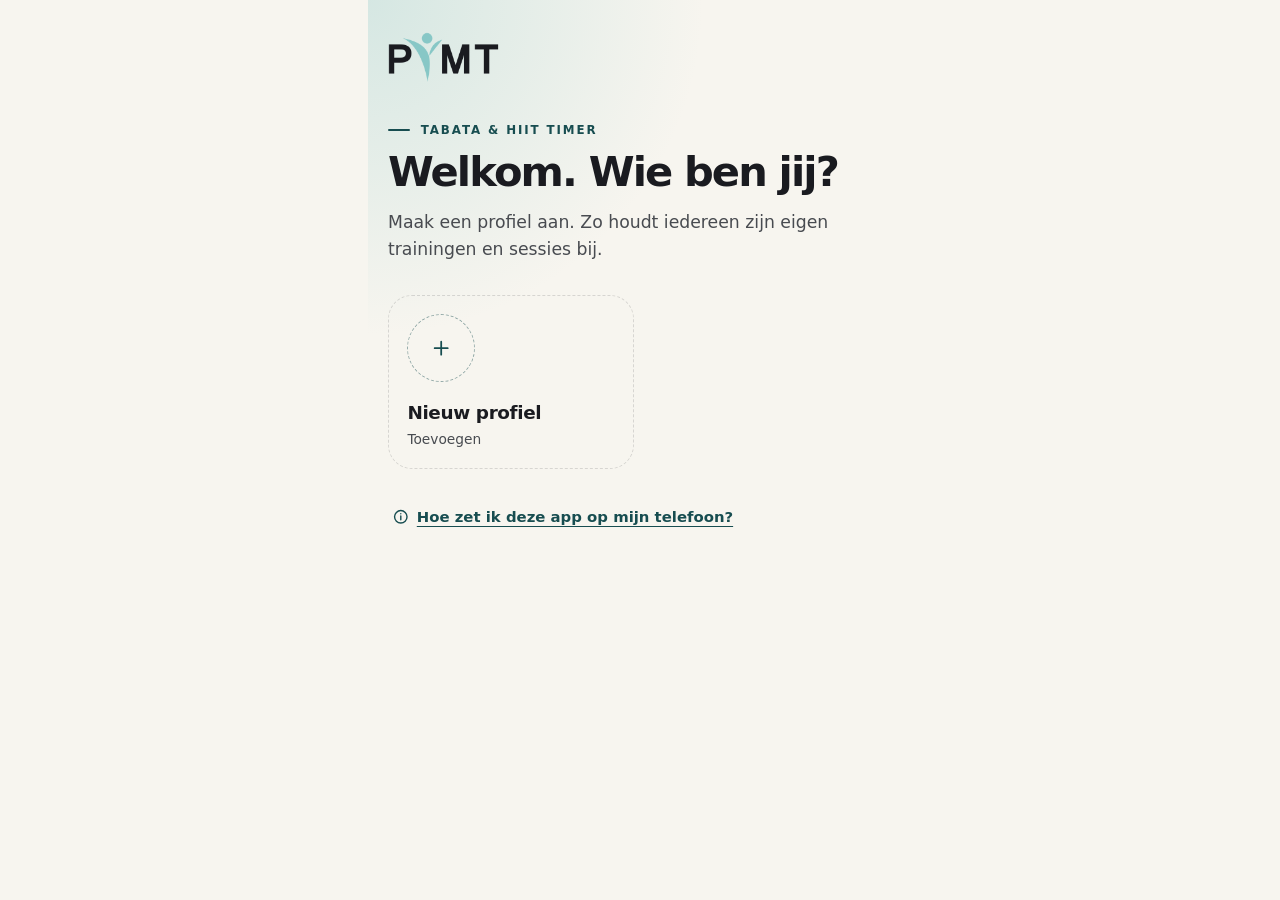
<file: index.html>
<!doctype html>
<html lang="nl">
<head>
  <meta charset="utf-8" />
  <title>Tabata Timer</title>
  <meta name="description" content="Tabata- en HIIT-timer met profielen per gebruiker." />

  <!-- Schermvullend op iPhone, ook onder de notch -->
  <meta name="viewport" content="width=device-width, initial-scale=1, viewport-fit=cover" />
  <meta name="theme-color" content="#f7f5ef" />

  <!-- Zorgt dat de app zonder Safari-balken opent vanaf het beginscherm -->
  <meta name="apple-mobile-web-app-capable" content="yes" />
  <meta name="mobile-web-app-capable" content="yes" />
  <meta name="apple-mobile-web-app-status-bar-style" content="default" />
  <meta name="apple-mobile-web-app-title" content="Tabata" />

  <link rel="manifest" href="manifest.webmanifest" />
  <!-- Het icoon voor op het beginscherm. Naast deze regel staat het bestand ook als
       apple-touch-icon.png in de hoofdmap: sommige browsers (zoals Chrome op een iPhone)
       zoeken het daar en tonen anders een grijs icoon. -->
  <link rel="apple-touch-icon" sizes="180x180" href="apple-touch-icon.png" />
  <link rel="icon" type="image/png" sizes="192x192" href="assets/icon-192.png" />
  <link rel="icon" href="favicon.ico" sizes="48x48" />
  <link rel="stylesheet" href="css/app.css" />
</head>
<body>
  <div id="app"></div>
  <noscript>Deze app heeft JavaScript nodig.</noscript>
  <script type="module" src="js/app.js"></script>
</body>
</html>
</file>
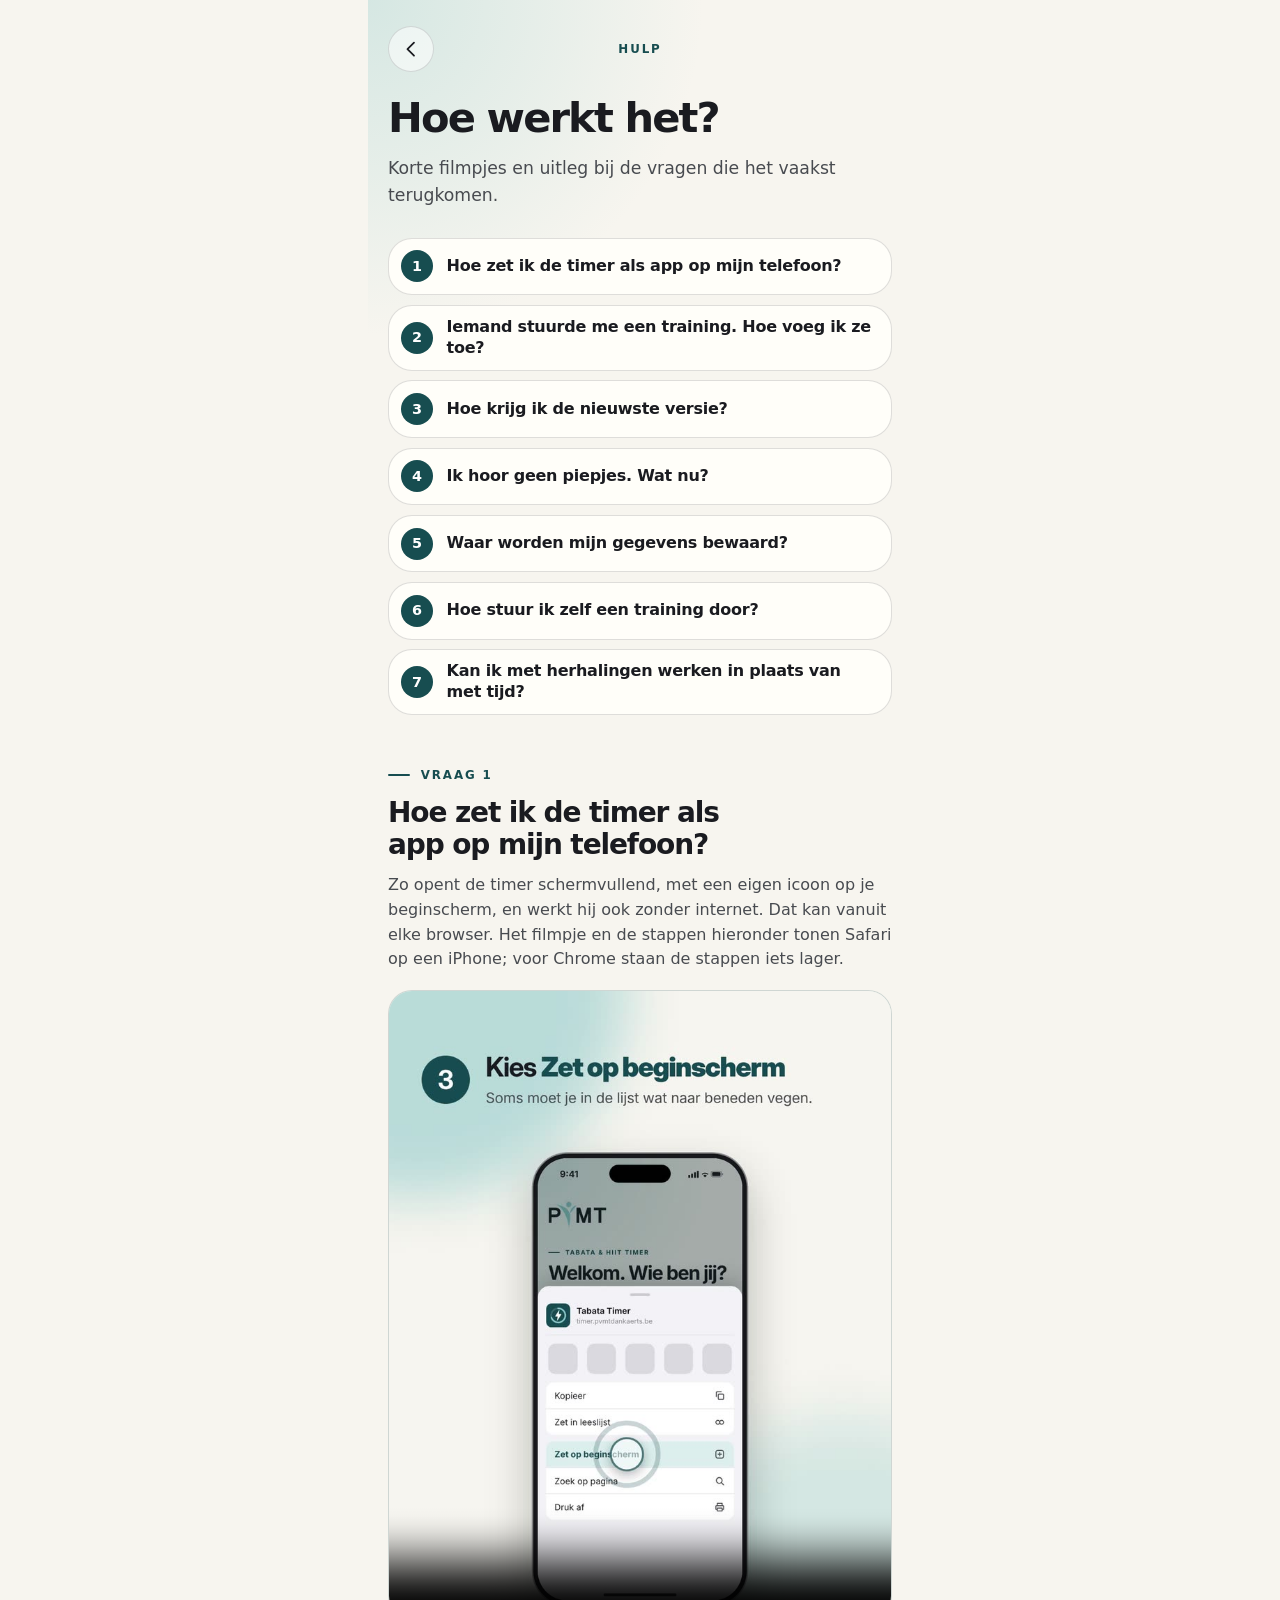
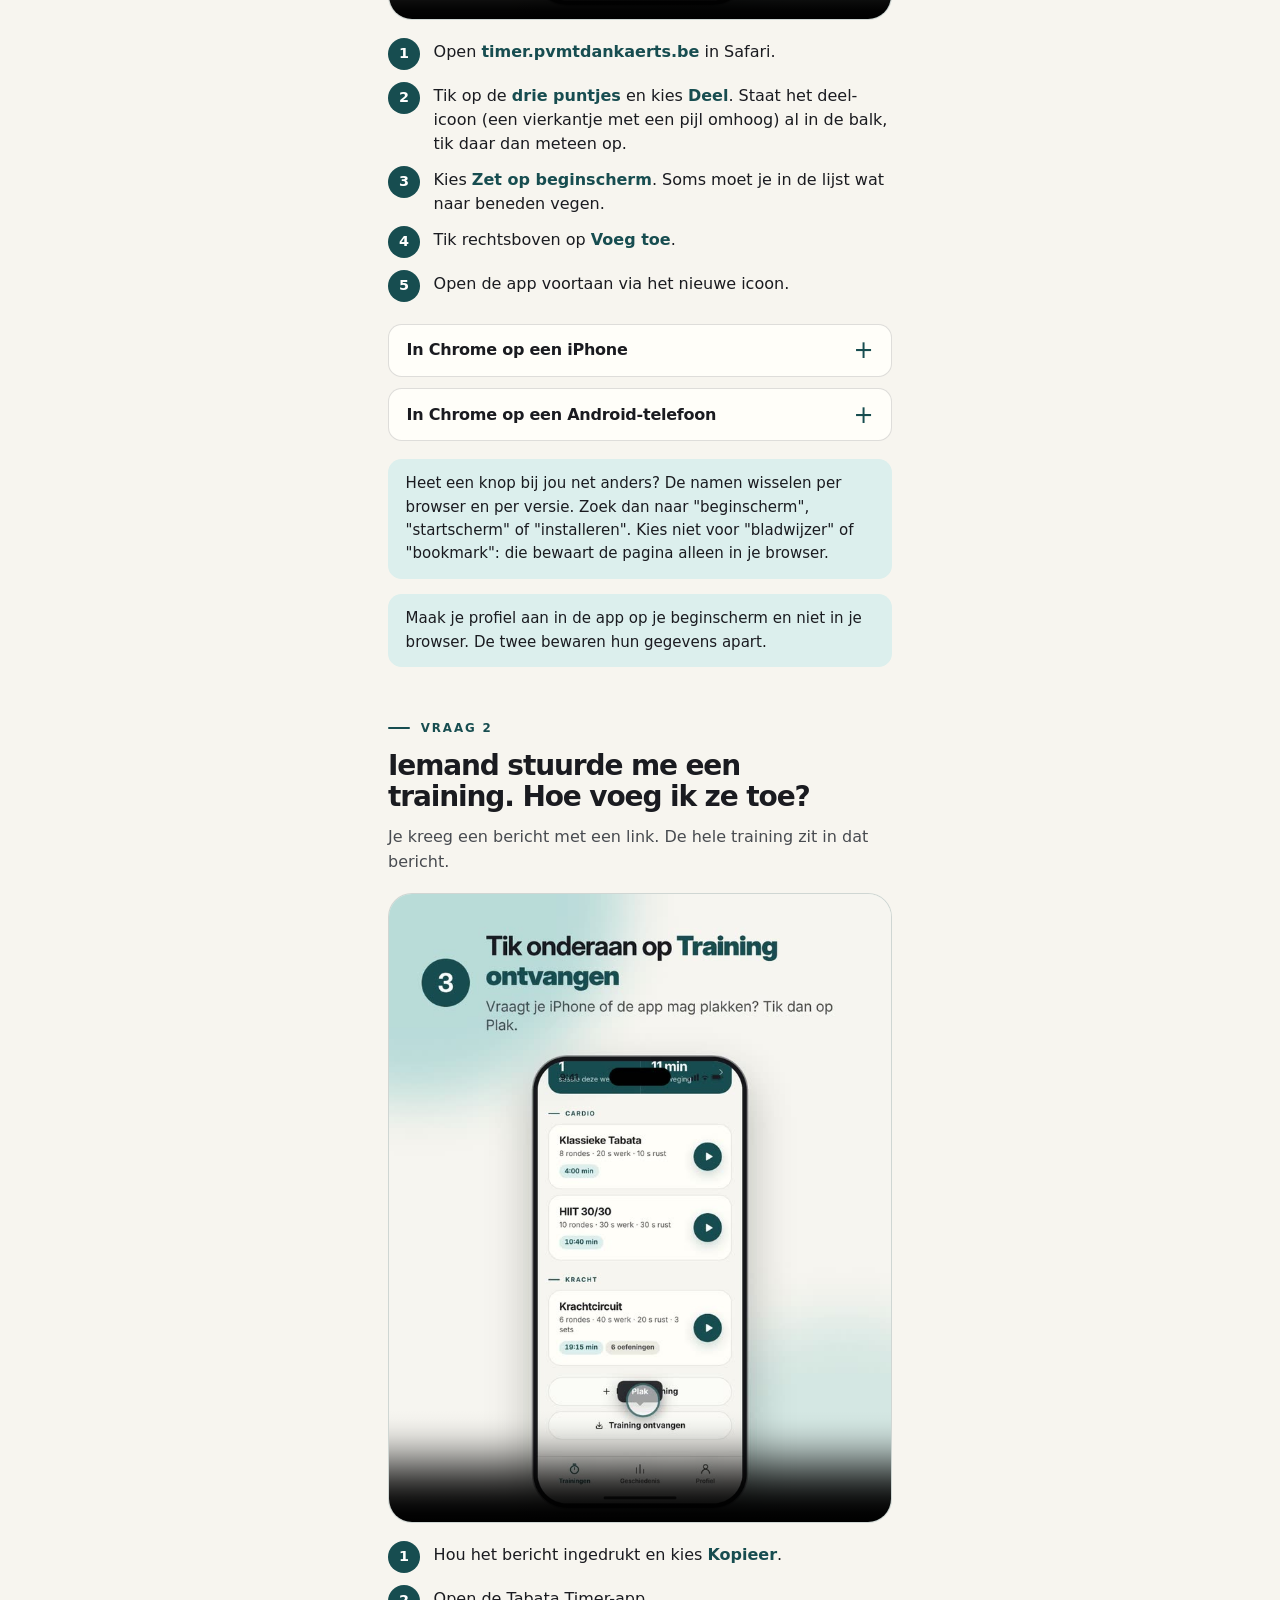
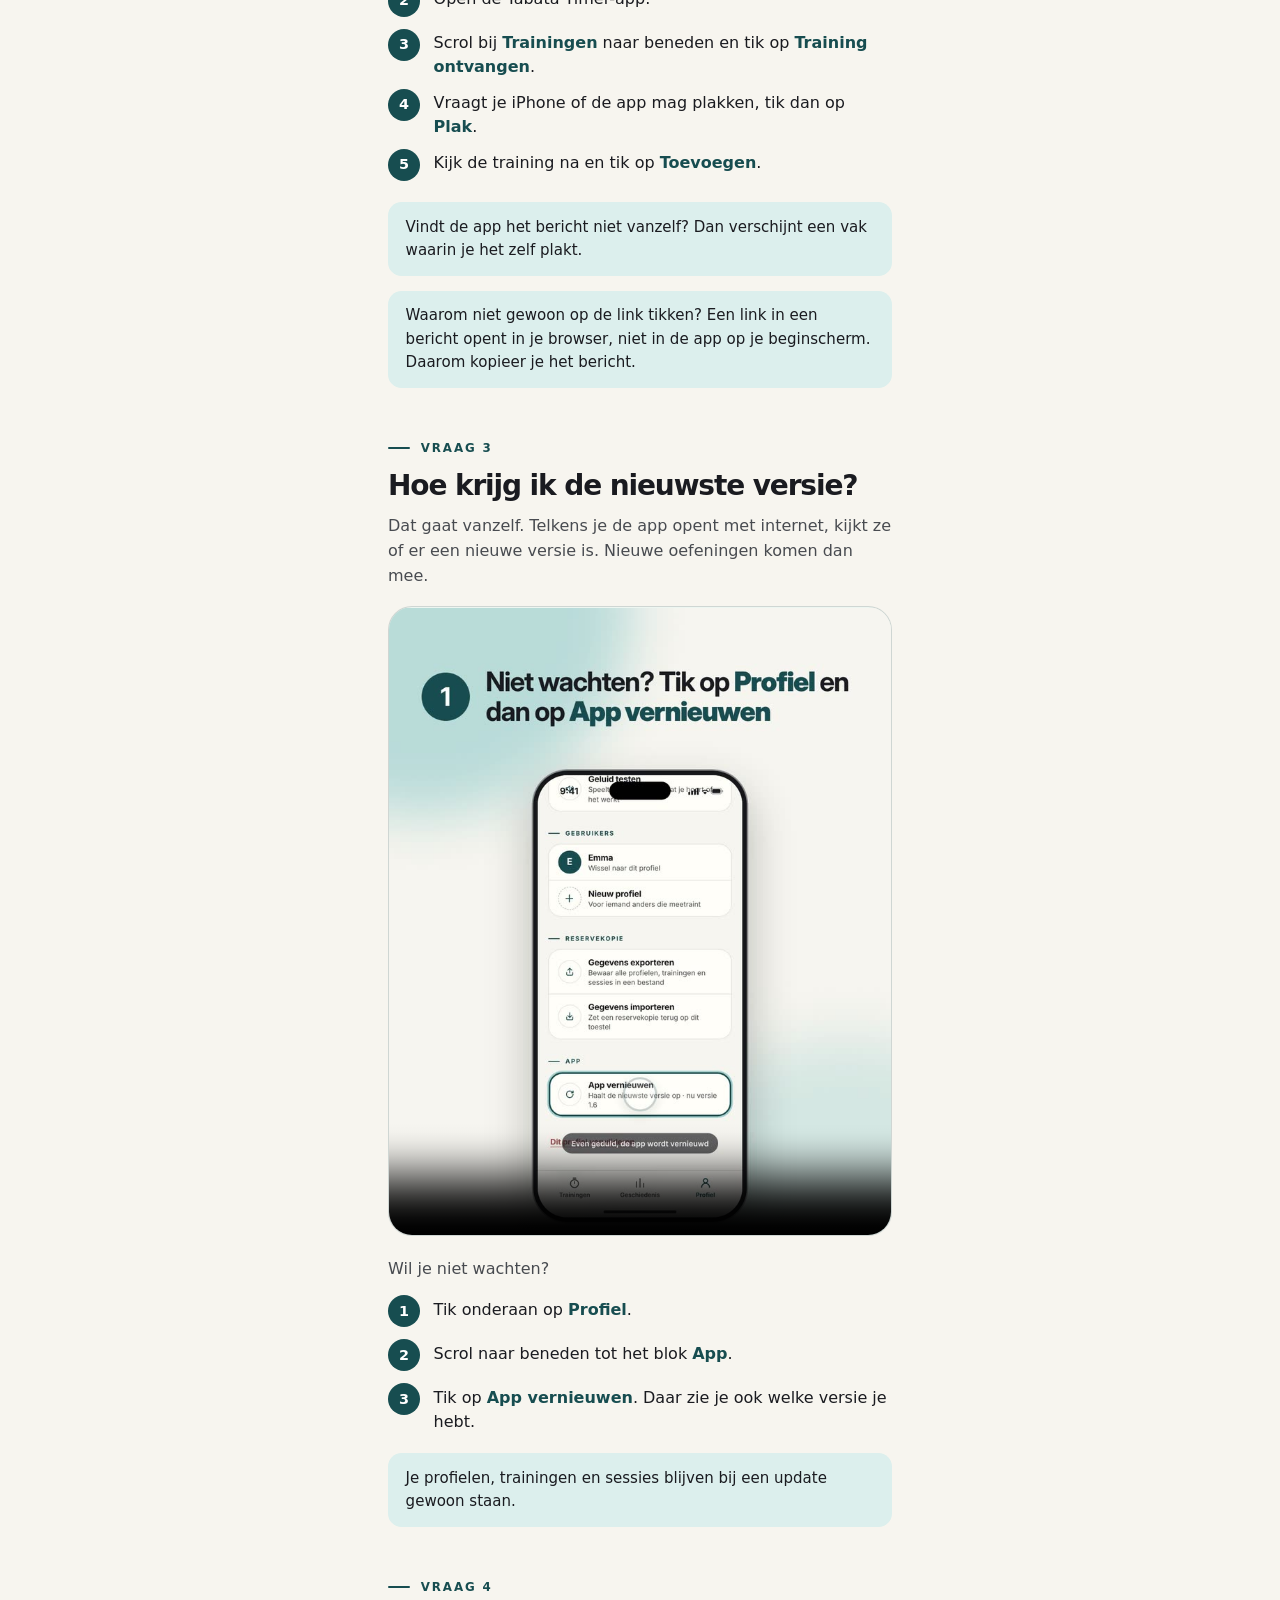
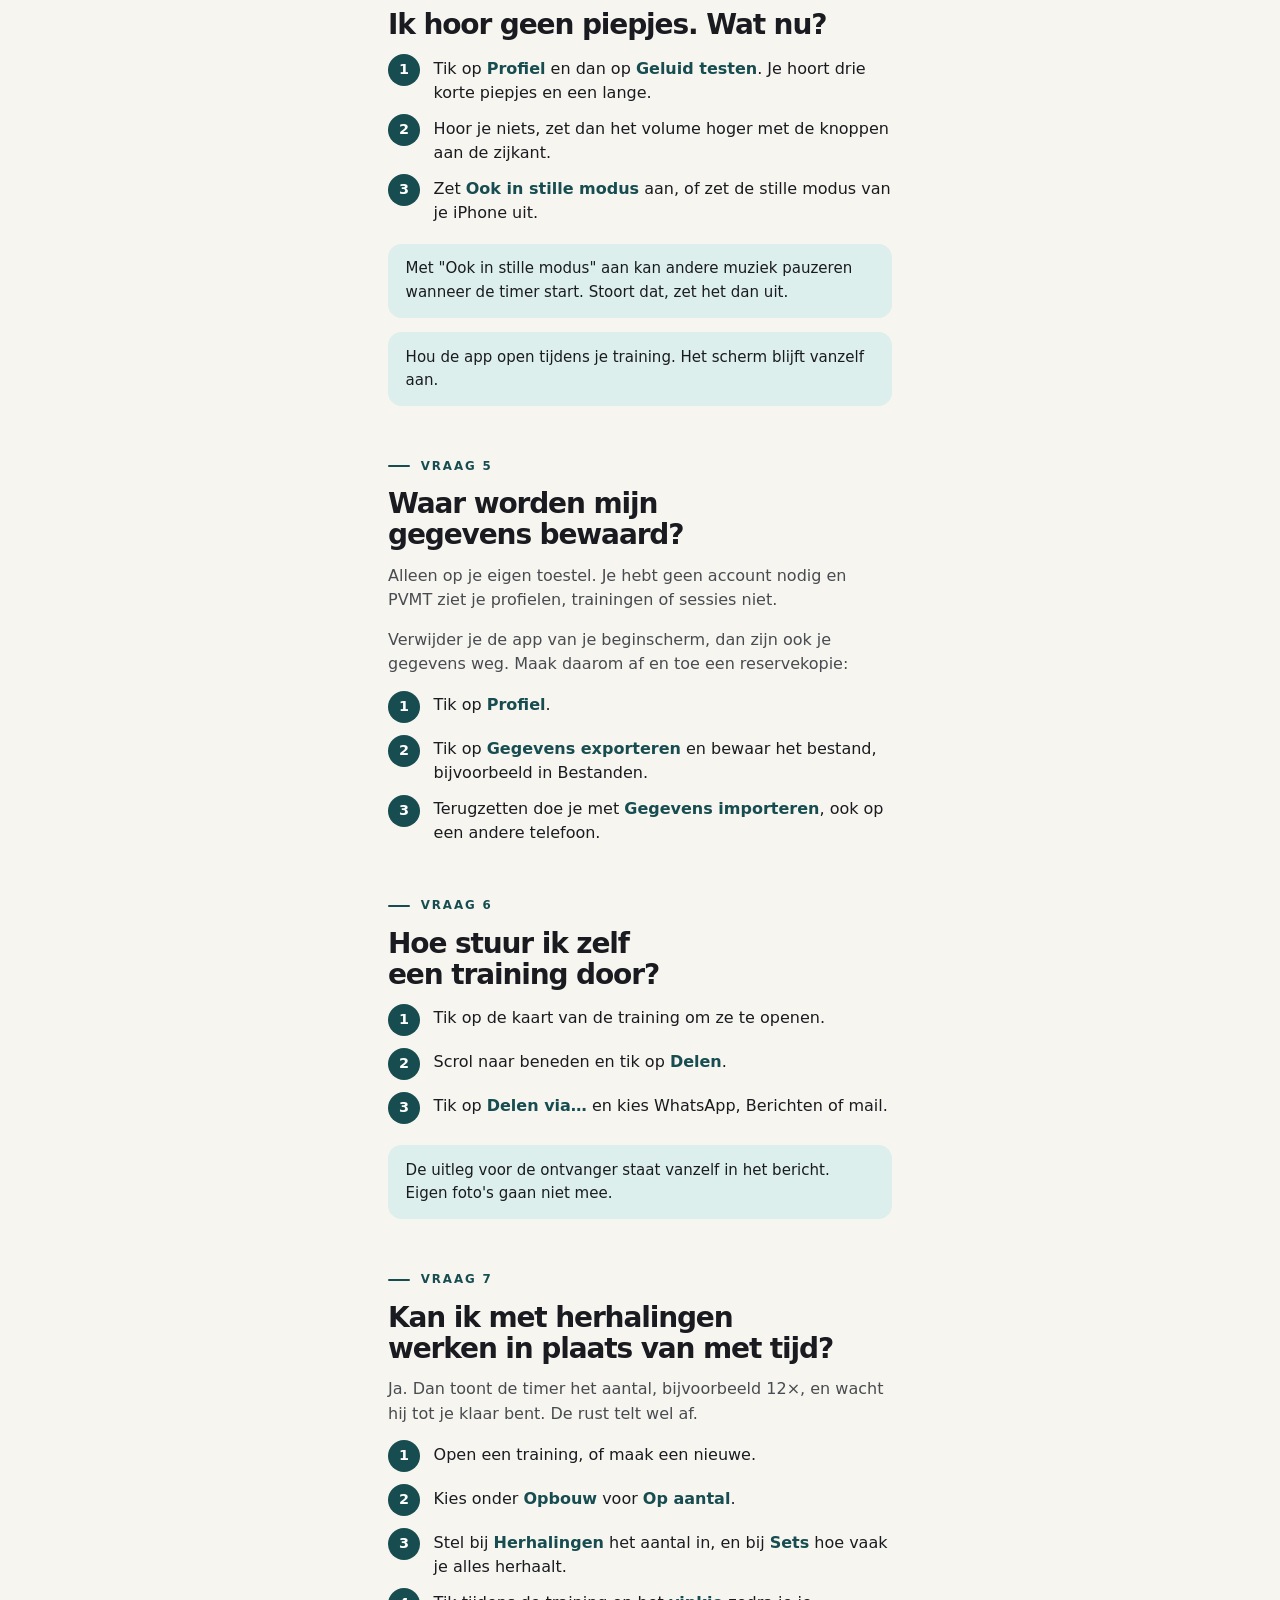
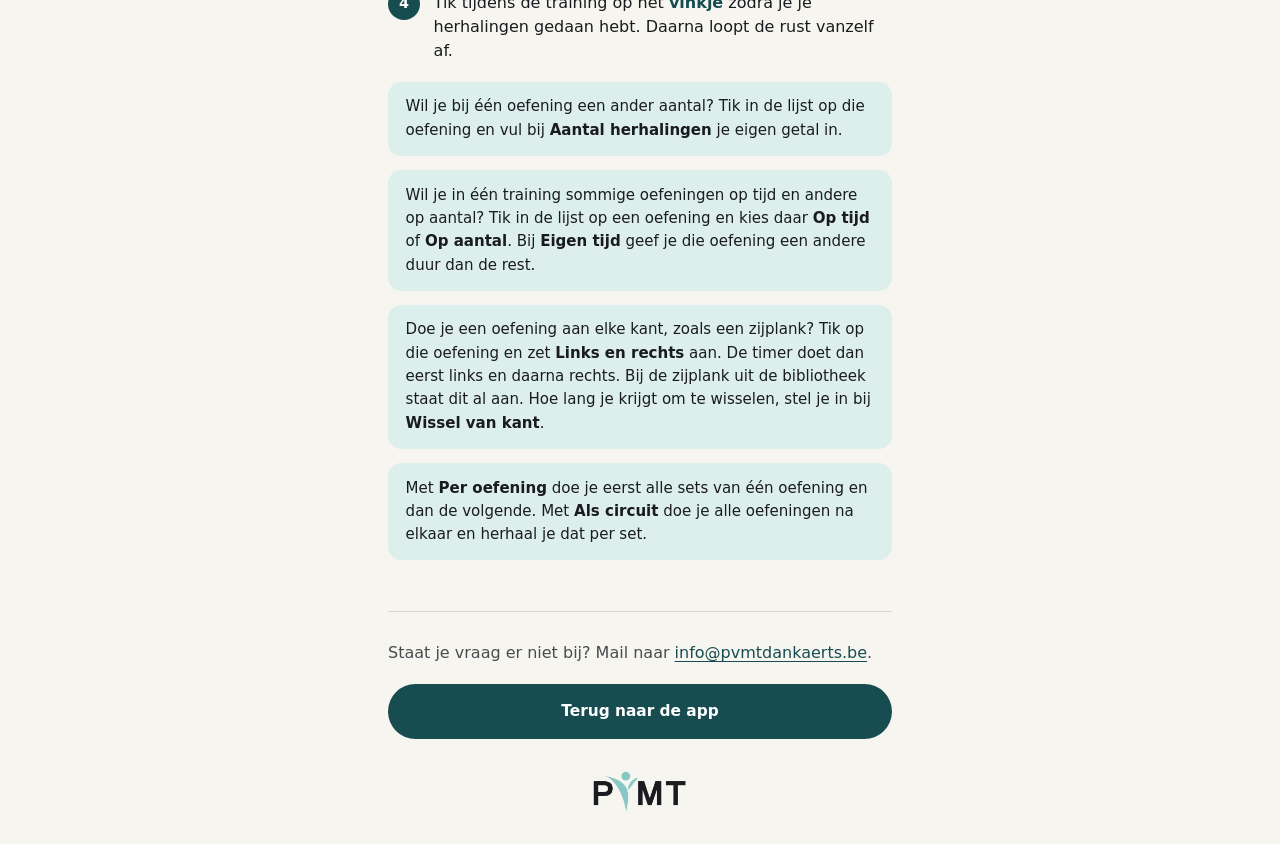
<file: hulp/index.html>
<!doctype html>
<html lang="nl">
<head>
  <meta charset="utf-8" />
  <title>Hulp – Tabata Timer</title>
  <meta name="description" content="Korte filmpjes en uitleg bij de Tabata Timer van PVMT." />
  <meta name="viewport" content="width=device-width, initial-scale=1, viewport-fit=cover" />
  <meta name="theme-color" content="#f7f5ef" />
  <link rel="apple-touch-icon" sizes="180x180" href="../apple-touch-icon.png" />
  <link rel="icon" type="image/png" href="../assets/icon-192.png" />
  <link rel="stylesheet" href="../css/app.css" />
  <link rel="stylesheet" href="../css/hulp.css" />
</head>
<body>
  <!--
    hulp/index.html — de hulppagina met filmpjes en uitleg.

    Elke vraag is een <section class="help-item">. Een vraag toevoegen?
    Kopieer een blok, geef het een eigen id en zet een regel bij in de
    inhoudsopgave bovenaan (<nav class="help-index">).

    De filmpjes (installeren.mp4, ontvangen.mp4, vernieuwen.mp4) worden
    gemaakt met de scripts in de map promo/.
  -->
  <main class="screen screen--hero help">
    <header class="navbar">
      <a class="round-btn" href="../" aria-label="Terug naar de app">
        <svg viewBox="0 0 24 24" fill="none" stroke="currentColor" stroke-width="1.9" stroke-linecap="round" stroke-linejoin="round" aria-hidden="true"><path d="M15 5l-7 7 7 7" /></svg>
      </a>
      <p class="eyebrow">Hulp</p>
      <span class="navbar-spacer"></span>
    </header>

    <h1 class="title">Hoe werkt het?</h1>
    <p class="lead">Korte filmpjes en uitleg bij de vragen die het vaakst terugkomen.</p>

    <nav class="help-index" aria-label="Vragen">
      <a href="#installeren"><span>1</span>Hoe zet ik de timer als app op mijn telefoon?</a>
      <a href="#ontvangen"><span>2</span>Iemand stuurde me een training. Hoe voeg ik ze toe?</a>
      <a href="#vernieuwen"><span>3</span>Hoe krijg ik de nieuwste versie?</a>
      <a href="#geluid"><span>4</span>Ik hoor geen piepjes. Wat nu?</a>
      <a href="#gegevens"><span>5</span>Waar worden mijn gegevens bewaard?</a>
      <a href="#delen"><span>6</span>Hoe stuur ik zelf een training door?</a>
      <a href="#aantal"><span>7</span>Kan ik met herhalingen werken in plaats van met tijd?</a>
    </nav>

    <!-- ============ 1. Installeren ============ -->
    <section class="help-item" id="installeren">
      <p class="eyebrow">Vraag 1</p>
      <h2>Hoe zet ik de timer als app op mijn telefoon?</h2>
      <p>Zo opent de timer schermvullend, met een eigen icoon op je beginscherm, en werkt hij ook zonder internet. Dat kan vanuit elke browser. Het filmpje en de stappen hieronder tonen Safari op een iPhone; voor Chrome staan de stappen iets lager.</p>
      <video controls playsinline preload="none" poster="installeren.jpg" width="720" height="900">
        <source src="installeren.mp4" type="video/mp4" />
      </video>
      <ol class="help-steps">
        <li>Open <strong>timer.pvmtdankaerts.be</strong> in Safari.</li>
        <li>Tik op de <strong>drie puntjes</strong> en kies <strong>Deel</strong>. Staat het deel-icoon (een vierkantje met een pijl omhoog) al in de balk, tik daar dan meteen op.</li>
        <li>Kies <strong>Zet op beginscherm</strong>. Soms moet je in de lijst wat naar beneden vegen.</li>
        <li>Tik rechtsboven op <strong>Voeg toe</strong>.</li>
        <li>Open de app voortaan via het nieuwe icoon.</li>
      </ol>

      <details class="help-more">
        <summary>In Chrome op een iPhone</summary>
        <ol class="help-steps">
          <li>Open <strong>timer.pvmtdankaerts.be</strong> in Chrome.</li>
          <li>Tik rechts van de adresbalk op het <strong>deel-icoon</strong> (een vierkantje met een pijl omhoog).</li>
          <li>Veeg in de lijst naar beneden en tik op <strong>Toevoegen aan startscherm</strong>. Op sommige toestellen heet dat <strong>Zet op beginscherm</strong>.</li>
          <li>Bevestig als je telefoon daarom vraagt.</li>
        </ol>
      </details>

      <details class="help-more">
        <summary>In Chrome op een Android-telefoon</summary>
        <ol class="help-steps">
          <li>Open <strong>timer.pvmtdankaerts.be</strong> in Chrome.</li>
          <li>Tik rechts van de adresbalk op de <strong>drie puntjes</strong>.</li>
          <li>Tik op <strong>Installeren en snelkoppeling maken</strong> en daarna op <strong>Installeren</strong>. In een oudere versie heet dat <strong>App installeren</strong> of <strong>Toevoegen aan startscherm</strong>.</li>
          <li>Volg de aanwijzingen op het scherm.</li>
        </ol>
      </details>

      <p class="help-note">Heet een knop bij jou net anders? De namen wisselen per browser en per versie. Zoek dan naar "beginscherm", "startscherm" of "installeren". Kies niet voor "bladwijzer" of "bookmark": die bewaart de pagina alleen in je browser.</p>
      <p class="help-note">Maak je profiel aan in de app op je beginscherm en niet in je browser. De twee bewaren hun gegevens apart.</p>
    </section>

    <!-- ============ 2. Training ontvangen ============ -->
    <section class="help-item" id="ontvangen">
      <p class="eyebrow">Vraag 2</p>
      <h2>Iemand stuurde me een training. Hoe voeg ik ze toe?</h2>
      <p>Je kreeg een bericht met een link. De hele training zit in dat bericht.</p>
      <video controls playsinline preload="none" poster="ontvangen.jpg" width="720" height="900">
        <source src="ontvangen.mp4" type="video/mp4" />
      </video>
      <ol class="help-steps">
        <li>Hou het bericht ingedrukt en kies <strong>Kopieer</strong>.</li>
        <li>Open de Tabata Timer-app.</li>
        <li>Scrol bij <strong>Trainingen</strong> naar beneden en tik op <strong>Training ontvangen</strong>.</li>
        <li>Vraagt je iPhone of de app mag plakken, tik dan op <strong>Plak</strong>.</li>
        <li>Kijk de training na en tik op <strong>Toevoegen</strong>.</li>
      </ol>
      <p class="help-note">Vindt de app het bericht niet vanzelf? Dan verschijnt een vak waarin je het zelf plakt.</p>
      <p class="help-note">Waarom niet gewoon op de link tikken? Een link in een bericht opent in je browser, niet in de app op je beginscherm. Daarom kopieer je het bericht.</p>
    </section>

    <!-- ============ 3. Vernieuwen ============ -->
    <section class="help-item" id="vernieuwen">
      <p class="eyebrow">Vraag 3</p>
      <h2>Hoe krijg ik de nieuwste versie?</h2>
      <p>Dat gaat vanzelf. Telkens je de app opent met internet, kijkt ze of er een nieuwe versie is. Nieuwe oefeningen komen dan mee.</p>
      <video controls playsinline preload="none" poster="vernieuwen.jpg" width="720" height="900">
        <source src="vernieuwen.mp4" type="video/mp4" />
      </video>
      <p>Wil je niet wachten?</p>
      <ol class="help-steps">
        <li>Tik onderaan op <strong>Profiel</strong>.</li>
        <li>Scrol naar beneden tot het blok <strong>App</strong>.</li>
        <li>Tik op <strong>App vernieuwen</strong>. Daar zie je ook welke versie je hebt.</li>
      </ol>
      <p class="help-note">Je profielen, trainingen en sessies blijven bij een update gewoon staan.</p>
    </section>

    <!-- ============ 4. Geluid ============ -->
    <section class="help-item" id="geluid">
      <p class="eyebrow">Vraag 4</p>
      <h2>Ik hoor geen piepjes. Wat nu?</h2>
      <ol class="help-steps">
        <li>Tik op <strong>Profiel</strong> en dan op <strong>Geluid testen</strong>. Je hoort drie korte piepjes en een lange.</li>
        <li>Hoor je niets, zet dan het volume hoger met de knoppen aan de zijkant.</li>
        <li>Zet <strong>Ook in stille modus</strong> aan, of zet de stille modus van je iPhone uit.</li>
      </ol>
      <p class="help-note">Met "Ook in stille modus" aan kan andere muziek pauzeren wanneer de timer start. Stoort dat, zet het dan uit.</p>
      <p class="help-note">Hou de app open tijdens je training. Het scherm blijft vanzelf aan.</p>
    </section>

    <!-- ============ 5. Gegevens ============ -->
    <section class="help-item" id="gegevens">
      <p class="eyebrow">Vraag 5</p>
      <h2>Waar worden mijn gegevens bewaard?</h2>
      <p>Alleen op je eigen toestel. Je hebt geen account nodig en PVMT ziet je profielen, trainingen of sessies niet.</p>
      <p>Verwijder je de app van je beginscherm, dan zijn ook je gegevens weg. Maak daarom af en toe een reservekopie:</p>
      <ol class="help-steps">
        <li>Tik op <strong>Profiel</strong>.</li>
        <li>Tik op <strong>Gegevens exporteren</strong> en bewaar het bestand, bijvoorbeeld in Bestanden.</li>
        <li>Terugzetten doe je met <strong>Gegevens importeren</strong>, ook op een andere telefoon.</li>
      </ol>
    </section>

    <!-- ============ 6. Delen ============ -->
    <section class="help-item" id="delen">
      <p class="eyebrow">Vraag 6</p>
      <h2>Hoe stuur ik zelf een training door?</h2>
      <ol class="help-steps">
        <li>Tik op de kaart van de training om ze te openen.</li>
        <li>Scrol naar beneden en tik op <strong>Delen</strong>.</li>
        <li>Tik op <strong>Delen via…</strong> en kies WhatsApp, Berichten of mail.</li>
      </ol>
      <p class="help-note">De uitleg voor de ontvanger staat vanzelf in het bericht. Eigen foto's gaan niet mee.</p>
    </section>

    <!-- ============ 7. Herhalingen en sets ============ -->
    <section class="help-item" id="aantal">
      <p class="eyebrow">Vraag 7</p>
      <h2>Kan ik met herhalingen werken in plaats van met tijd?</h2>
      <p>Ja. Dan toont de timer het aantal, bijvoorbeeld 12×, en wacht hij tot je klaar bent. De rust telt wel af.</p>
      <ol class="help-steps">
        <li>Open een training, of maak een nieuwe.</li>
        <li>Kies onder <strong>Opbouw</strong> voor <strong>Op aantal</strong>.</li>
        <li>Stel bij <strong>Herhalingen</strong> het aantal in, en bij <strong>Sets</strong> hoe vaak je alles herhaalt.</li>
        <li>Tik tijdens de training op het <strong>vinkje</strong> zodra je je herhalingen gedaan hebt. Daarna loopt de rust vanzelf af.</li>
      </ol>
      <p class="help-note">Wil je bij één oefening een ander aantal? Tik in de lijst op die oefening en vul bij <strong>Aantal herhalingen</strong> je eigen getal in.</p>
      <p class="help-note">Wil je in één training sommige oefeningen op tijd en andere op aantal? Tik in de lijst op een oefening en kies daar <strong>Op tijd</strong> of <strong>Op aantal</strong>. Bij <strong>Eigen tijd</strong> geef je die oefening een andere duur dan de rest.</p>
      <p class="help-note">Doe je een oefening aan elke kant, zoals een zijplank? Tik op die oefening en zet <strong>Links en rechts</strong> aan. De timer doet dan eerst links en daarna rechts. Bij de zijplank uit de bibliotheek staat dit al aan. Hoe lang je krijgt om te wisselen, stel je in bij <strong>Wissel van kant</strong>.</p>
      <p class="help-note">Met <strong>Per oefening</strong> doe je eerst alle sets van één oefening en dan de volgende. Met <strong>Als circuit</strong> doe je alle oefeningen na elkaar en herhaal je dat per set.</p>
    </section>

    <footer class="help-footer">
      <p>Staat je vraag er niet bij? Mail naar <a href="mailto:info@pvmtdankaerts.be">info@pvmtdankaerts.be</a>.</p>
      <a class="button button--primary button--wide" href="../">Terug naar de app</a>
      <img src="../assets/logo-pvmt.png" alt="PVMT" width="113" height="50" />
    </footer>
  </main>
</body>
</html>
</file>
<file: css/app.css>
/* ---------------------------------------------------------------
   app.css — vormgeving in de stijl van pvmtdankaerts.be
   Inhoud:
     1. Kleuren en basis
     2. Tekst (eyebrow, titels)
     3. Knoppen
     4. Schermen en onderdelen
     5. Training bewerken
     6. De lopende timer
     7. Pop-ups en meldingen
   --------------------------------------------------------------- */

/* ============ 1. Kleuren en basis ============ */
:root {
  --paper: #f7f5ef;
  --paper-deep: #edeae1;
  --surface: #fffef9;
  --ink: #1a1b20;
  --ink-soft: #484b50;
  --petrol: #174d50;
  --petrol-hover: #0f3c3f;
  --cyan: #87c7c6;
  --cyan-soft: #dcefed;
  --mint: #edf6f1;
  --line: rgba(26, 27, 32, 0.14);
  --danger: #a8433f;

  --radius-sm: 0.85rem;
  --radius-md: 1.5rem;
  --radius-lg: 2.5rem;
  --shadow: 0 24px 70px rgba(25, 44, 43, 0.11);

  --font: "Avenir Next", Avenir, "Segoe UI", system-ui, sans-serif;

  /* Ruimte voor de notch en de home-balk van de iPhone */
  --safe-top: env(safe-area-inset-top, 0px);
  --safe-bottom: env(safe-area-inset-bottom, 0px);
  --gutter: 1.25rem;
  --tabbar: 4.25rem;
}

*,
*::before,
*::after {
  box-sizing: border-box;
}

html {
  -webkit-text-size-adjust: 100%;
  -webkit-tap-highlight-color: transparent;
}

body {
  margin: 0;
  background: var(--paper);
  color: var(--ink);
  font-family: var(--font);
  font-size: 1rem;
  line-height: 1.5;
  text-rendering: optimizeLegibility;
  -webkit-font-smoothing: antialiased;
  touch-action: manipulation;
  overscroll-behavior-y: none;
}

body.is-running {
  overflow: hidden;
}

button,
input {
  font: inherit;
  color: inherit;
}

button {
  border: 0;
  background: none;
  padding: 0;
  cursor: pointer;
  text-align: inherit;
  -webkit-user-select: none;
  user-select: none;
  touch-action: manipulation;
}

svg {
  width: 1.4rem;
  height: 1.4rem;
  flex: none;
  display: block;
}

:focus-visible {
  outline: 2px solid var(--petrol);
  outline-offset: 3px;
}

[hidden] {
  display: none !important;
}

/* ============ 2. Tekst ============ */
.eyebrow {
  display: flex;
  align-items: center;
  gap: 0.65rem;
  margin: 0 0 0.8rem;
  color: var(--petrol);
  font-size: 0.74rem;
  font-weight: 700;
  line-height: 1.2;
  letter-spacing: 0.16em;
  text-transform: uppercase;
}

.eyebrow::before {
  content: "";
  flex: none;
  width: 1.4rem;
  height: 2px;
  border-radius: 2px;
  background: currentColor;
}

.title {
  margin: 0;
  font-size: clamp(2rem, 9.5vw, 2.6rem);
  font-weight: 650;
  line-height: 1.04;
  letter-spacing: -0.045em;
  text-wrap: balance;
}

.title--sm {
  font-size: 1.75rem;
}

.lead {
  margin: 1rem 0 0;
  color: var(--ink-soft);
  font-size: 1.08rem;
  line-height: 1.55;
}

.lead--sm {
  margin: 0.5rem 0 1.4rem;
  font-size: 1rem;
}

.muted {
  color: var(--ink-soft);
}

.hint {
  margin: 0.9rem 0.25rem 0;
  font-size: 0.86rem;
}

.section-gap {
  margin-top: 2.2rem;
}

/* ============ 3. Knoppen ============ */
.button {
  display: inline-flex;
  align-items: center;
  justify-content: center;
  gap: 0.55rem;
  min-height: 3.4rem;
  padding: 0.8rem 1.35rem;
  border: 1px solid transparent;
  border-radius: 999px;
  font-size: 0.96rem;
  font-weight: 700;
  line-height: 1.2;
  text-align: center;
  transition: transform 0.15s, background 0.18s;
}

.button:active {
  transform: scale(0.97);
}

.button svg {
  width: 1.15rem;
  height: 1.15rem;
}

.button--primary {
  background: var(--petrol);
  color: #fff;
}

.button--primary:active {
  background: var(--petrol-hover);
}

.button--secondary {
  border-color: var(--line);
  background: rgba(255, 255, 255, 0.55);
}

.button--danger {
  background: var(--danger);
  color: #fff;
}

.button--wide {
  display: flex;
  width: 100%;
}

.button--wide + .button--wide {
  margin-top: 0.65rem;
}

/* Ronde knop, zoals de pijltjes op de website */
.round-btn {
  display: grid;
  place-items: center;
  flex: none;
  width: 2.9rem;
  height: 2.9rem;
  border: 1px solid var(--line);
  border-radius: 50%;
  background: rgba(255, 255, 255, 0.55);
  transition: transform 0.15s;
}

.round-btn:active {
  transform: scale(0.92);
}

.round-btn--primary {
  width: 3.4rem;
  height: 3.4rem;
  border-color: transparent;
  background: var(--petrol);
  color: #fff;
  box-shadow: 0 8px 22px rgba(23, 77, 80, 0.22);
}

.round-btn--primary svg {
  width: 1.5rem;
  height: 1.5rem;
  margin-left: 0.12rem;
}

.link {
  display: inline-flex;
  align-items: center;
  gap: 0.45rem;
  min-height: 2.75rem;
  padding: 0.4rem 0.25rem;
  color: var(--petrol);
  font-size: 0.93rem;
  font-weight: 700;
  text-decoration: underline;
  text-decoration-thickness: 1px;
  text-underline-offset: 0.25em;
}

.link svg {
  width: 1.1rem;
  height: 1.1rem;
}

.link--danger {
  color: var(--danger);
}

/* ============ 4. Schermen en onderdelen ============ */
.screen {
  max-width: 34rem;
  min-height: 100dvh;
  margin: 0 auto;
  padding: calc(var(--safe-top) + 1.6rem) var(--gutter) calc(var(--safe-bottom) + 2rem);
}

/* Zachte cyaan gloed linksboven, zoals de hero op de website */
.screen--hero {
  background: radial-gradient(circle at 0% 0%, rgba(135, 199, 198, 0.3), transparent 21rem) no-repeat;
}

.screen--tabs {
  padding-bottom: calc(var(--safe-bottom) + var(--tabbar) + 2rem);
}

.logo {
  display: block;
  width: auto;
  height: 3.1rem;
  margin: 0.4rem 0 2.6rem;
}

/* ---- Avatar ---- */
.avatar {
  display: grid;
  place-items: center;
  flex: none;
  width: 2.75rem;
  height: 2.75rem;
  border-radius: 50%;
  color: #fff;
  font-size: 1.1rem;
  font-weight: 700;
  letter-spacing: -0.02em;
}

.avatar--light {
  color: var(--ink);
}

.avatar--lg {
  width: 4.25rem;
  height: 4.25rem;
  font-size: 1.75rem;
}

.avatar--ghost {
  border: 1.5px dashed rgba(23, 77, 80, 0.45);
  background: transparent !important;
  color: var(--petrol);
}

.avatar-btn {
  border-radius: 50%;
  padding: 3px;
  border: 1px solid var(--line);
  background: var(--surface);
}

/* ---- Gebruikers kiezen ---- */
.user-grid {
  display: grid;
  grid-template-columns: repeat(2, minmax(0, 1fr));
  gap: 0.75rem;
  margin-top: 2rem;
}

.user-card {
  display: flex;
  flex-direction: column;
  align-items: flex-start;
  gap: 0.15rem;
  min-width: 0;
  padding: 1.15rem;
  border: 1px solid var(--line);
  border-radius: var(--radius-md);
  background: var(--surface);
  transition: transform 0.15s;
}

.user-card:active {
  transform: scale(0.97);
}

.user-card .avatar {
  margin-bottom: 0.9rem;
}

.user-card strong {
  max-width: 100%;
  overflow: hidden;
  font-size: 1.15rem;
  font-weight: 650;
  letter-spacing: -0.02em;
  text-overflow: ellipsis;
  white-space: nowrap;
}

.user-card small {
  color: var(--ink-soft);
  font-size: 0.86rem;
}

.user-card--new {
  border-style: dashed;
  background: transparent;
}

/* ---- Trainingen ---- */
.topline {
  display: flex;
  align-items: flex-start;
  justify-content: space-between;
  gap: 1rem;
}

.weekcard {
  position: relative;
  display: grid;
  grid-template-columns: 1fr 1fr;
  width: 100%;
  margin: 1.6rem 0 0.4rem;
  border-radius: var(--radius-md);
  background: var(--petrol);
  color: #fff;
}

.weekcard:active {
  background: var(--petrol-hover);
}

.weekcard-cell {
  display: block;
  padding: 1.05rem 1.25rem;
}

.weekcard-cell + .weekcard-cell {
  border-left: 1px solid rgba(255, 255, 255, 0.18);
}

/* Pijltje rechts: toont dat je op de kaart kan tikken */
.weekcard-more {
  position: absolute;
  top: 50%;
  right: 0.7rem;
  color: rgba(255, 255, 255, 0.6);
  transform: translateY(-50%);
}

.weekcard-more svg {
  width: 1.15rem;
  height: 1.15rem;
}

.weekcard strong {
  display: block;
  font-size: 1.6rem;
  font-weight: 650;
  line-height: 1.15;
  letter-spacing: -0.035em;
}

.weekcard small {
  display: block;
  color: rgba(255, 255, 255, 0.78);
  font-size: 0.84rem;
}

.group {
  margin-top: 1.9rem;
}

.workout {
  display: flex;
  align-items: center;
  gap: 0.75rem;
  margin-top: 0.7rem;
  padding: 0.35rem 1.1rem 0.35rem 0.35rem;
  border: 1px solid var(--line);
  border-radius: var(--radius-md);
  background: var(--surface);
}

.workout-main {
  flex: 1;
  min-width: 0;
  padding: 0.85rem 0 0.9rem 0.9rem;
  border-radius: 1.2rem;
}

.workout h3 {
  margin: 0;
  overflow: hidden;
  font-size: 1.24rem;
  font-weight: 650;
  line-height: 1.2;
  letter-spacing: -0.025em;
  text-overflow: ellipsis;
  white-space: nowrap;
}

.workout p {
  margin: 0.2rem 0 0.6rem;
  color: var(--ink-soft);
  font-size: 0.88rem;
  line-height: 1.35;
}

.pill {
  display: inline-block;
  flex: none;
  padding: 0.22rem 0.65rem;
  border-radius: 999px;
  background: var(--cyan-soft);
  color: var(--petrol);
  font-size: 0.8rem;
  font-weight: 700;
  font-variant-numeric: tabular-nums;
  white-space: nowrap;
}

.pill--muted {
  background: var(--paper-deep);
  color: var(--ink-soft);
}

.screen > .button--wide {
  margin-top: 1.4rem;
}

.empty {
  margin-top: 1.6rem;
  padding: 1.5rem;
  border: 1px dashed var(--line);
  border-radius: var(--radius-md);
  color: var(--ink-soft);
  text-align: center;
}

.empty p {
  margin: 0;
}

/* ---- Tabbalk onderaan ---- */
.tabbar {
  position: fixed;
  z-index: 10;
  right: 0;
  bottom: 0;
  left: 0;
  display: flex;
  justify-content: center;
  height: calc(var(--tabbar) + var(--safe-bottom));
  padding: 0 0.5rem var(--safe-bottom);
  border-top: 1px solid var(--line);
  background: rgba(247, 245, 239, 0.88);
  -webkit-backdrop-filter: blur(18px);
  backdrop-filter: blur(18px);
}

.tab {
  display: flex;
  flex: 1;
  flex-direction: column;
  align-items: center;
  justify-content: center;
  gap: 0.2rem;
  max-width: 10rem;
  color: var(--ink-soft);
  font-size: 0.72rem;
  font-weight: 600;
}

.tab.is-active {
  color: var(--petrol);
  font-weight: 700;
}

.tab svg {
  width: 1.5rem;
  height: 1.5rem;
}

/* ---- Lijsten en rijen ---- */
.list {
  overflow: hidden;
  border: 1px solid var(--line);
  border-radius: var(--radius-md);
  background: var(--surface);
}

.list > * + * {
  border-top: 1px solid var(--line);
}

.row,
.session {
  display: flex;
  align-items: center;
  gap: 0.85rem;
  width: 100%;
  min-height: 4rem;
  padding: 0.75rem 1.1rem;
}

.row:active,
.session:active {
  background: var(--mint);
}

.row-body,
.session-body {
  flex: 1;
  min-width: 0;
}

.row-body strong,
.session-body strong {
  display: block;
  overflow: hidden;
  font-weight: 650;
  letter-spacing: -0.015em;
  text-overflow: ellipsis;
  white-space: nowrap;
}

.row-body small,
.session-body small {
  display: block;
  color: var(--ink-soft);
  font-size: 0.84rem;
  line-height: 1.35;
}

.session-time {
  flex: none;
  width: 2.9rem;
  color: var(--ink-soft);
  font-size: 0.86rem;
  font-variant-numeric: tabular-nums;
}

/* Aan/uit-schakelaar */
.switch {
  position: relative;
  flex: none;
  width: 3.1rem;
  height: 1.9rem;
  border-radius: 999px;
  background: var(--paper-deep);
  box-shadow: inset 0 0 0 1px var(--line);
  transition: background 0.2s;
}

.switch::after {
  content: "";
  position: absolute;
  top: 0.2rem;
  left: 0.2rem;
  width: 1.5rem;
  height: 1.5rem;
  border-radius: 50%;
  background: #fff;
  box-shadow: 0 1px 4px rgba(0, 0, 0, 0.25);
  transition: transform 0.2s;
}

[aria-checked="true"] .switch {
  background: var(--petrol);
}

[aria-checked="true"] .switch::after {
  transform: translateX(1.2rem);
}

/* ---- Geschiedenis ---- */
.segmented {
  display: grid;
  grid-template-columns: 1fr 1fr;
  gap: 0.25rem;
  margin: 1.5rem 0 1.25rem;
  padding: 0.25rem;
  border-radius: 999px;
  background: var(--paper-deep);
}

.segmented button {
  min-height: 2.6rem;
  border-radius: 999px;
  color: var(--ink-soft);
  font-size: 0.93rem;
  font-weight: 700;
  text-align: center;
}

.segmented .is-active {
  background: var(--surface);
  color: var(--petrol);
  box-shadow: 0 1px 4px rgba(25, 44, 43, 0.14);
}

.tiles {
  display: grid;
  grid-template-columns: repeat(3, minmax(0, 1fr));
  gap: 0.6rem;
}

.tile {
  padding: 0.95rem 0.9rem;
  border-radius: var(--radius-sm);
  background: var(--cyan-soft);
}

.tile strong {
  display: block;
  color: var(--petrol);
  font-size: 1.3rem;
  font-weight: 650;
  line-height: 1.2;
  letter-spacing: -0.035em;
  white-space: nowrap;
}

.tile span {
  color: var(--ink-soft);
  font-size: 0.8rem;
}

.day {
  margin: 1.6rem 0.25rem 0.6rem;
  color: var(--ink-soft);
  font-size: 0.86rem;
  font-weight: 600;
}

.day::first-letter {
  text-transform: uppercase;
}

.usergroup {
  margin-top: 1.25rem;
  padding: 1.1rem;
  border: 1px solid var(--line);
  border-radius: var(--radius-md);
  background: rgba(255, 255, 255, 0.45);
}

.usergroup-head {
  display: flex;
  align-items: center;
  gap: 0.85rem;
}

.usergroup-head strong {
  display: block;
  font-size: 1.15rem;
  font-weight: 650;
  letter-spacing: -0.02em;
}

.usergroup-head em {
  color: var(--ink-soft);
  font-size: 0.86rem;
  font-style: normal;
  font-weight: 500;
}

.usergroup-head small {
  color: var(--ink-soft);
  font-size: 0.84rem;
}

.usergroup .day {
  margin-top: 1.1rem;
}

.usergroup > .muted {
  margin: 0.9rem 0 0;
  font-size: 0.9rem;
}

.usergroup > .link {
  margin-top: 0.5rem;
}

/* ---- Profiel ---- */
.profile-head {
  display: flex;
  align-items: center;
  gap: 1rem;
  margin: 0.4rem 0 1.4rem;
}

.screen > .link--danger {
  margin-top: 1.6rem;
}

/* ============ 5. Training bewerken ============ */
.screen--edit {
  padding-bottom: calc(var(--safe-bottom) + 13.5rem);
}

.navbar {
  display: flex;
  align-items: center;
  justify-content: space-between;
  margin-bottom: 1.5rem;
}

.navbar .eyebrow {
  margin: 0;
}

.navbar .eyebrow::before {
  display: none;
}

.navbar-spacer {
  width: 2.9rem;
}

.textfield {
  display: block;
  margin-top: 1rem;
}

.textfield > span {
  display: block;
  margin: 0 0 0.4rem 0.25rem;
  font-size: 0.86rem;
  font-weight: 700;
}

.textfield em {
  color: var(--ink-soft);
  font-style: normal;
  font-weight: 500;
}

.textfield input {
  width: 100%;
  min-height: 3.4rem;
  padding: 0.6rem 1.1rem;
  border: 1px solid var(--line);
  border-radius: var(--radius-sm);
  background: var(--surface);
  font-size: 1.05rem; /* minstens 16px: anders zoomt de iPhone in bij het typen */
  -webkit-appearance: none;
  appearance: none;
}

.textfield input::placeholder {
  color: rgba(72, 75, 80, 0.6);
}

.textfield input:focus {
  border-color: var(--petrol);
  outline: 2px solid rgba(23, 77, 80, 0.18);
  outline-offset: 0;
}

.chips {
  display: flex;
  flex-wrap: wrap;
  gap: 0.45rem;
  margin-top: 0.6rem;
}

.chip {
  min-height: 2.2rem;
  padding: 0.3rem 0.9rem;
  border: 1px solid var(--line);
  border-radius: 999px;
  background: rgba(255, 255, 255, 0.55);
  font-size: 0.86rem;
  font-weight: 600;
}

.field {
  display: flex;
  align-items: center;
  justify-content: space-between;
  gap: 0.75rem;
  min-height: 4.4rem;
  padding: 0.7rem 0.7rem 0.7rem 1.1rem;
}

.field-label {
  display: flex;
  align-items: center;
  gap: 0.75rem;
  min-width: 0;
}

.field-label strong {
  display: block;
  font-weight: 650;
  line-height: 1.25;
  letter-spacing: -0.015em;
}

.field-label small {
  display: block;
  color: var(--ink-soft);
  font-size: 0.8rem;
  line-height: 1.3;
}

.dot {
  flex: none;
  width: 0.7rem;
  height: 0.7rem;
  border-radius: 50%;
}

.dot--prepare,
.seg--prepare {
  background: #cfc9bb;
}

.dot--work,
.seg--work {
  background: var(--petrol);
}

.dot--rest,
.seg--rest,
.seg--setrest {
  background: var(--cyan);
}

.dot--cooldown,
.seg--cooldown {
  background: #b9dcd9;
}

.dot--none {
  border: 1.5px solid var(--line);
}

.stepper {
  display: flex;
  flex: none;
  align-items: center;
  gap: 0.15rem;
}

.step {
  display: grid;
  place-items: center;
  width: 2.75rem;
  height: 2.75rem;
  border: 1px solid var(--line);
  border-radius: 50%;
  background: var(--paper);
  color: var(--petrol);
}

.step:active {
  background: var(--cyan-soft);
}

.step svg {
  width: 1.2rem;
  height: 1.2rem;
}

.step-value {
  width: 4.1rem;
  height: 2.75rem;
  padding: 0;
  border: 0;
  border-radius: var(--radius-sm);
  background: transparent;
  font-size: 1.25rem;
  font-weight: 650;
  font-variant-numeric: tabular-nums;
  letter-spacing: -0.02em;
  text-align: center;
}

.step-value:focus {
  background: var(--cyan-soft);
  outline: none;
}

.edit-actions {
  display: flex;
  justify-content: space-between;
  margin-top: 1.4rem;
}

/* Balk onderaan met totale tijd en de knoppen */
.savebar {
  position: fixed;
  z-index: 10;
  right: 0;
  bottom: 0;
  left: 0;
  padding: 0.95rem var(--gutter) calc(var(--safe-bottom) + 0.95rem);
  border-top: 1px solid var(--line);
  background: rgba(247, 245, 239, 0.92);
  -webkit-backdrop-filter: blur(18px);
  backdrop-filter: blur(18px);
}

.savebar > * {
  max-width: 31.5rem;
  margin-inline: auto;
}

.savebar-info {
  display: flex;
  align-items: baseline;
  justify-content: space-between;
}

.savebar-info span {
  color: var(--ink-soft);
  font-size: 0.86rem;
  font-weight: 600;
}

.savebar-info strong {
  font-size: 1.5rem;
  font-weight: 650;
  font-variant-numeric: tabular-nums;
  letter-spacing: -0.035em;
}

.timeline {
  display: flex;
  gap: 1px;
  height: 0.55rem;
  margin-top: 0.45rem;
  margin-bottom: 0.9rem;
  overflow: hidden;
  border-radius: 999px;
  background: var(--paper-deep);
}

.seg {
  flex: 1 0 0;
  min-width: 0;
}

.savebar-buttons {
  display: grid;
  grid-template-columns: auto 1fr;
  gap: 0.6rem;
}

/* ============ 6. De lopende timer ============ */
.run {
  /* Kleuren per fase: zie [data-phase] hieronder */
  --bg: var(--paper);
  --fg: var(--ink);
  --soft: var(--ink-soft);
  --ring: var(--petrol);
  --track: rgba(26, 27, 32, 0.1);
  --btn: rgba(26, 27, 32, 0.07);
  --play-bg: var(--petrol);
  --play-fg: #fff;

  position: fixed;
  z-index: 50;
  inset: 0;
  display: flex;
  flex-direction: column;
  padding: calc(var(--safe-top) + 0.9rem) var(--gutter) calc(var(--safe-bottom) + 1.25rem);
  background: var(--bg);
  color: var(--fg);
  transition: background 0.35s, color 0.35s;
}

.run[data-phase="work"] {
  --bg: var(--petrol);
  --fg: #fff;
  --soft: rgba(255, 255, 255, 0.76);
  --ring: var(--cyan);
  --track: rgba(255, 255, 255, 0.15);
  --btn: rgba(255, 255, 255, 0.13);
  --play-bg: #fff;
  --play-fg: var(--petrol);
}

.run[data-phase="rest"],
.run[data-phase="setrest"] {
  --bg: var(--cyan);
  --soft: rgba(26, 27, 32, 0.72);
  --track: rgba(23, 77, 80, 0.18);
  --btn: rgba(23, 77, 80, 0.14);
}

.run[data-phase="cooldown"] {
  --bg: var(--cyan-soft);
}

.run[data-phase="done"] {
  background: radial-gradient(circle at 0% 0%, rgba(135, 199, 198, 0.3), transparent 21rem) no-repeat var(--paper);
  overflow-y: auto;
}

.run > * {
  width: 100%;
  max-width: 31.5rem;
  margin-inline: auto;
}

.run-top {
  display: flex;
  align-items: center;
  justify-content: space-between;
  gap: 0.75rem;
}

.run .eyebrow {
  min-width: 0;
  margin: 0;
  color: var(--soft);
}

.run-top .eyebrow {
  overflow: hidden;
  text-overflow: ellipsis;
  white-space: nowrap;
}

.run-top .eyebrow::before {
  display: none;
}

.round-btn--ghost {
  border-color: transparent;
  background: var(--btn);
  color: inherit;
}

.round-btn--lg {
  width: 3.6rem;
  height: 3.6rem;
}

.round-btn--lg svg {
  width: 1.6rem;
  height: 1.6rem;
}

.round-btn--play {
  width: 5.25rem;
  height: 5.25rem;
  border-color: transparent;
  background: var(--play-bg);
  color: var(--play-fg);
  box-shadow: 0 12px 30px rgba(6, 30, 31, 0.22);
}

.round-btn--play svg {
  width: 2.3rem;
  height: 2.3rem;
}

.run-main {
  display: flex;
  flex: 1;
  flex-direction: column;
  align-items: center;
  justify-content: center;
  min-height: 0;
  text-align: center;
}

.run-kicker {
  margin: 0 0 0.25rem;
  color: var(--soft);
  font-size: 0.74rem;
  font-weight: 700;
  letter-spacing: 0.16em;
  text-transform: uppercase;
}

.run-phase {
  display: -webkit-box;
  max-width: 100%;
  margin: 0 0 0.9rem;
  padding-bottom: 0.08em;
  overflow: hidden;
  font-size: clamp(1.9rem, 9vw, 2.6rem);
  font-weight: 650;
  line-height: 1.08;
  letter-spacing: -0.045em;
  -webkit-box-orient: vertical;
  -webkit-line-clamp: 2;
}

/* Lange namen van oefeningen iets kleiner */
.run-phase.is-long {
  font-size: clamp(1.5rem, 7vw, 2rem);
}

/* De ruimte waarin de cirkel staat. Ze neemt alle hoogte die overblijft;
   app.js meet die ruimte en zet de juiste maat in --ring-size. */
.ring-wrap {
  --ring-size: min(74vw, 36vh, 24rem);
  display: grid;
  flex: 1 1 0;
  place-items: center;
  width: 100%;
  min-height: 5rem;
  max-height: min(80vw, 24rem);
}

.ring {
  position: relative;
  display: grid;
  flex: none;
  place-items: center;
  width: var(--ring-size);
  height: var(--ring-size);
  border-radius: 50%;
  color: inherit;
}

.ring svg {
  position: absolute;
  inset: 0;
  width: 100%;
  height: 100%;
}

.ring circle {
  fill: none;
  stroke-width: 14;
}

.ring-track {
  stroke: var(--track);
}

.ring-bar {
  stroke: var(--ring);
  stroke-linecap: round;
  transition: stroke 0.35s;
}

.ring-time {
  font-size: calc(var(--ring-size) * 0.3);
  font-weight: 650;
  font-variant-numeric: tabular-nums;
  line-height: 1;
  letter-spacing: -0.055em;
}

.ring-note {
  position: absolute;
  bottom: 21%;
  left: 0;
  right: 0;
  color: var(--soft);
  font-size: 0.78rem;
  font-weight: 700;
  letter-spacing: 0.16em;
  text-transform: uppercase;
}

/* Laatste drie seconden: het getal "klopt" mee */
.run.is-ending .ring-time {
  animation: pulse 1s ease-out infinite;
}

@keyframes pulse {
  0% {
    transform: scale(1.12);
  }
  40%,
  100% {
    transform: scale(1);
  }
}

.run.is-paused .ring-bar {
  opacity: 0.45;
}

.run-next {
  min-height: 1.5em;
  margin: 1rem 0 0;
  color: var(--soft);
  font-size: 1rem;
  font-weight: 600;
}

.run-meta {
  display: grid;
  grid-template-columns: repeat(3, 1fr);
  margin-top: 0.75rem;
  text-align: center;
}

.run-meta strong {
  display: block;
  font-size: 1.45rem;
  font-weight: 650;
  font-variant-numeric: tabular-nums;
  line-height: 1.2;
  letter-spacing: -0.035em;
}

.run-meta span {
  color: var(--soft);
  font-size: 0.72rem;
  font-weight: 700;
  letter-spacing: 0.14em;
  text-transform: uppercase;
}

.run-progress {
  height: 0.4rem;
  margin-top: 1rem;
  overflow: hidden;
  border-radius: 999px;
  background: var(--track);
}

.run-progress i {
  display: block;
  height: 100%;
  border-radius: 999px;
  background: var(--ring);
  transform: scaleX(0);
  transform-origin: left;
}

.run-controls {
  display: flex;
  align-items: center;
  justify-content: center;
  gap: 1.6rem;
  margin-top: 1.4rem;
}

/* ---- Training afgerond ---- */
.done {
  margin-block: auto;
  padding: 2rem 0;
}

.done .eyebrow {
  margin-bottom: 0.8rem;
  color: var(--petrol);
}

.done .tiles {
  margin-top: 1.75rem;
}

.done-buttons {
  margin-top: 1.75rem;
}

/* ============ 7. Pop-ups en meldingen ============ */
.sheet-backdrop {
  position: fixed;
  z-index: 100;
  inset: 0;
  display: flex;
  align-items: flex-end;
  justify-content: center;
  background: rgba(6, 30, 31, 0);
  transition: background 0.25s;
}

.sheet-backdrop.is-open {
  background: rgba(6, 30, 31, 0.42);
}

.sheet {
  width: 100%;
  max-width: 34rem;
  max-height: 92dvh;
  padding: 1.75rem var(--gutter) calc(var(--safe-bottom) + 1.25rem);
  overflow-y: auto;
  border-radius: var(--radius-lg) var(--radius-lg) 0 0;
  background: var(--surface);
  box-shadow: 0 -1.5rem 5rem rgba(0, 0, 0, 0.2);
  transform: translateY(100%);
  transition: transform 0.3s cubic-bezier(0.2, 0.8, 0.2, 1);
}

.is-open .sheet {
  transform: none;
}

.sheet-title {
  margin: 0;
  font-size: 1.6rem;
  font-weight: 650;
  line-height: 1.15;
  letter-spacing: -0.035em;
}

.sheet .textfield input {
  background: #fff;
}

.swatches {
  display: flex;
  flex-wrap: wrap;
  gap: 0.7rem;
  margin: 1.1rem 0 1.5rem;
  padding: 0;
  border: 0;
}

.swatches legend {
  margin: 0 0 0.5rem 0.25rem;
  padding: 0;
  font-size: 0.86rem;
  font-weight: 700;
}

.swatches input {
  position: absolute;
  opacity: 0;
}

.swatches span {
  display: block;
  width: 2.75rem;
  height: 2.75rem;
  border: 3px solid var(--surface);
  border-radius: 50%;
  box-shadow: 0 0 0 1px var(--line);
}

.swatches input:checked + span {
  box-shadow: 0 0 0 2.5px var(--petrol);
}

.swatches input:focus-visible + span {
  outline: 2px solid var(--petrol);
  outline-offset: 4px;
}

.toast {
  position: fixed;
  z-index: 120;
  bottom: calc(var(--safe-bottom) + var(--tabbar) + 1rem);
  left: 50%;
  padding: 0.7rem 1.2rem;
  border-radius: 999px;
  background: var(--ink);
  color: #fff;
  font-size: 0.9rem;
  font-weight: 600;
  white-space: nowrap;
  transform: translateX(-50%);
  animation: toast-in 0.25s ease-out;
}

@keyframes toast-in {
  from {
    opacity: 0;
    transform: translate(-50%, 0.6rem);
  }
}

/* Wie liever geen beweging ziet: animaties uit */
@media (prefers-reduced-motion: reduce) {
  *,
  *::before,
  *::after {
    animation: none !important;
    transition: none !important;
  }
}

/* Kleinere toestellen (bv. iPhone SE): de timer compacter maken zodat alles past */
@media (max-height: 720px) {
  .run-phase {
    margin-bottom: 0.6rem;
    font-size: 1.8rem;
  }

  .run-next {
    margin-top: 0.6rem;
    font-size: 0.93rem;
  }

  .run-meta {
    margin-top: 0.4rem;
  }

  .run-meta strong {
    font-size: 1.25rem;
  }

  .run-progress {
    margin-top: 0.7rem;
  }

  .run-controls {
    margin-top: 1rem;
  }

  .round-btn--play {
    width: 4.4rem;
    height: 4.4rem;
  }

  .round-btn--play svg {
    width: 2rem;
    height: 2rem;
  }
}

@media (max-height: 600px) {
  .run {
    padding-bottom: calc(var(--safe-bottom) + 0.8rem);
  }

  .ring circle {
    stroke-width: 16;
  }
}

/* ---- Reservekopie ---- */
.avatar--plain {
  border-style: solid;
  border-color: var(--line);
}

.avatar--plain svg {
  width: 1.25rem;
  height: 1.25rem;
}

/* Het veld om een bestand te kiezen is onzichtbaar; de knop in de lijst opent het. */
.file-picker {
  position: fixed;
  left: -100vw;
  width: 1px;
  height: 1px;
  opacity: 0;
}

.sheet-note {
  margin: 0.45rem 0.25rem 1.1rem;
  font-size: 0.86rem;
  line-height: 1.4;
}

.sheet > .link {
  display: flex;
  justify-content: center;
  width: 100%;
}

/* ============ Oefeningen ============ */

/* ---- Lijst op het bewerkscherm ---- */
.exercise {
  display: flex;
  align-items: center;
  gap: 0.35rem;
  padding-right: 0.6rem;
}

.exercise-main {
  display: flex;
  flex: 1;
  align-items: center;
  gap: 0.8rem;
  min-width: 0;
  min-height: 4.4rem;
  padding: 0.6rem 0.4rem 0.6rem 0.7rem;
}

.exercise-main:active {
  background: var(--mint);
}

.exercise-main small {
  display: -webkit-box;
  overflow: hidden;
  -webkit-box-orient: vertical;
  -webkit-line-clamp: 2;
}

.thumb {
  display: grid;
  flex: none;
  place-items: center;
  width: 3.25rem;
  height: 3.25rem;
  border-radius: 0.8rem;
  background: var(--mint);
  object-fit: cover;
}

.thumb--empty {
  color: var(--petrol);
  font-size: 1.1rem;
  font-weight: 700;
}

.step--sm {
  flex: none;
  width: 2.3rem;
  height: 2.3rem;
}

.step--sm:disabled {
  opacity: 0.3;
}

.list--exercises + .button,
#exerciseList:empty + .button {
  margin-top: 0.7rem;
}

.link--inline {
  display: inline;
  min-height: 0;
  padding: 0;
  font-size: inherit;
}

/* ---- Pop-up: bibliotheek ---- */
.library-grid {
  display: grid;
  grid-template-columns: repeat(3, minmax(0, 1fr));
  gap: 0.6rem;
}

.library-tile {
  position: relative;
  display: flex;
  flex-direction: column;
  gap: 0.4rem;
  min-width: 0;
  padding: 0.35rem 0.35rem 0.55rem;
  border: 1px solid var(--line);
  border-radius: 1.1rem;
  background: #fff;
  text-align: center;
  transition: transform 0.15s;
}

.library-tile:active {
  transform: scale(0.95);
}

.library-tile img {
  display: block;
  width: 100%;
  aspect-ratio: 1;
  border-radius: 0.8rem;
}

.library-tile strong {
  padding: 0 0.15rem;
  font-size: 0.82rem;
  font-weight: 650;
  line-height: 1.2;
  letter-spacing: -0.01em;
}

.tile-count {
  position: absolute;
  top: 0.6rem;
  right: 0.6rem;
  min-width: 1.7rem;
  padding: 0.1rem 0.4rem;
  border-radius: 999px;
  background: var(--petrol);
  color: #fff;
  font-size: 0.76rem;
  font-weight: 700;
}

/* De knop "Klaar" blijft onderaan de pop-up staan terwijl je scrolt */
.sheet-footer {
  position: sticky;
  bottom: calc(-1 * (var(--safe-bottom) + 1.25rem));
  margin: 1.2rem calc(-1 * var(--gutter)) calc(-1 * (var(--safe-bottom) + 1.25rem));
  padding: 0.8rem var(--gutter) calc(var(--safe-bottom) + 1.25rem);
  border-top: 1px solid var(--line);
  background: var(--surface);
}

/* ---- Pop-up: oefening bewerken ---- */
.textfield textarea {
  display: block;
  width: 100%;
  padding: 0.8rem 1.1rem;
  border: 1px solid var(--line);
  border-radius: var(--radius-sm);
  background: #fff;
  font: inherit;
  font-size: 1.05rem;
  line-height: 1.45;
  resize: vertical;
  -webkit-appearance: none;
  appearance: none;
}

.textfield textarea:focus {
  border-color: var(--petrol);
  outline: 2px solid rgba(23, 77, 80, 0.18);
  outline-offset: 0;
}

.image-add {
  display: flex;
  flex-direction: column;
  align-items: center;
  gap: 0.2rem;
  width: 100%;
  padding: 1.3rem 1rem;
  border: 1.5px dashed rgba(23, 77, 80, 0.4);
  border-radius: var(--radius-sm);
  color: var(--petrol);
  text-align: center;
}

.image-add svg {
  width: 1.8rem;
  height: 1.8rem;
  margin-bottom: 0.2rem;
}

.image-add small {
  color: var(--ink-soft);
  font-size: 0.84rem;
}

.image-preview {
  display: block;
  width: 100%;
  max-height: 14rem;
  border-radius: var(--radius-sm);
  background: var(--mint);
  object-fit: contain;
}

.image-actions {
  display: flex;
  flex-wrap: wrap;
  justify-content: space-between;
  gap: 0 1rem;
}

.sheet-buttons {
  margin-top: 1.4rem;
}

.sheet form > .link {
  display: flex;
  justify-content: center;
  width: 100%;
  margin-top: 0.4rem;
}

/* ---- Tijdens de timer ---- */
.run-card {
  display: flex;
  align-items: center;
  gap: 0.75rem;
  width: 100%;
  max-width: 24rem;
  min-height: 4rem;
  margin-top: 0.8rem;
  padding: 0.45rem 0.8rem 0.45rem 0.45rem;
  border-radius: 1.1rem;
  background: var(--btn);
  color: inherit;
  text-align: left;
}

.run-card:disabled {
  cursor: default;
}

.run-card img {
  flex: none;
  width: 3.1rem;
  height: 3.1rem;
  border-radius: 0.75rem;
  background: var(--mint);
  object-fit: cover;
}

.run-card-body {
  flex: 1;
  min-width: 0;
  padding-left: 0.3rem;
}

.run-card img:not([hidden]) + .run-card-body {
  padding-left: 0;
}

.run-card small {
  display: block;
  color: var(--soft);
  font-size: 0.66rem;
  font-weight: 700;
  letter-spacing: 0.14em;
  text-transform: uppercase;
}

.run-card strong {
  display: block;
  overflow: hidden;
  font-size: 1.12rem;
  font-weight: 650;
  line-height: 1.25;
  letter-spacing: -0.02em;
  text-overflow: ellipsis;
  white-space: nowrap;
}

.run-card-body > span {
  display: -webkit-box;
  overflow: hidden;
  color: var(--soft);
  font-size: 0.84rem;
  line-height: 1.3;
  -webkit-box-orient: vertical;
  -webkit-line-clamp: 2;
}

.run-card strong:empty,
.run-card-body > span:empty {
  display: none;
}

.run-card strong:not(:empty) + span {
  -webkit-line-clamp: 1;
}

.run-card-more {
  flex: none;
  color: var(--soft);
}

.sheet-image {
  display: block;
  width: 100%;
  max-height: 42vh;
  margin-bottom: 1.2rem;
  border-radius: var(--radius-md);
  background: var(--mint);
  object-fit: contain;
}

.exercise-note {
  white-space: pre-line;
}

a.button {
  text-decoration: none;
}

a.button--secondary {
  color: inherit;
}

a.button--wide {
  margin-bottom: 0.65rem;
}

/* ---- Genummerde stappen in een pop-up ---- */
.steps {
  margin: 0 0 1.4rem;
  padding-left: 1.3rem;
  color: var(--ink-soft);
  line-height: 1.5;
}

.steps li + li {
  margin-top: 0.5rem;
}

/* ---- Sessies aanpassen ---- */
.history-actions {
  display: flex;
  flex-wrap: wrap;
  justify-content: space-between;
  gap: 0 1rem;
  margin-top: 0.6rem;
}

.field-pair {
  display: grid;
  grid-template-columns: 1fr 1fr;
  gap: 0.75rem;
}

.field-pair .textfield {
  min-width: 0;
}

/* Datum en uur: op iPhone anders te smal en gecentreerd */
.textfield input[type='date'],
.textfield input[type='time'] {
  display: block;
  min-width: 0;
  text-align: left;
}

.textfield input::-webkit-date-and-time-value {
  text-align: left;
}

/* ---- Training delen en ontvangen ---- */
.screen > .button--wide + .button--wide {
  margin-top: 0.65rem;
}

.edit-actions {
  flex-wrap: wrap;
  gap: 0 0.75rem;
}

.message-preview {
  max-height: 13rem;
  margin-bottom: 1.2rem;
  padding: 0.9rem 1.1rem;
  overflow-y: auto;
  border-radius: var(--radius-sm);
  background: var(--mint);
  color: var(--ink-soft);
  font-size: 0.9rem;
  line-height: 1.45;
  white-space: pre-line;
  overflow-wrap: anywhere;
}

.sheet > .eyebrow {
  margin-bottom: 0.6rem;
}

.shared-facts {
  display: flex;
  flex-wrap: wrap;
  gap: 0.4rem;
  margin: -0.6rem 0 0.9rem;
}

.shared-list {
  margin: 0 0 1.3rem;
  font-size: 0.9rem;
  line-height: 1.5;
}

/* Lange meldingen mogen op twee regels */
.toast {
  width: max-content;
  max-width: calc(100vw - 2rem);
  text-align: center;
  white-space: normal;
}

/* ---- Links naar de hulppagina ---- */
a.row {
  color: inherit;
  text-decoration: none;
}

.help-link {
  margin-top: 1.6rem;
}

/* ---- Opbouw van een training: op tijd of op aantal, circuit of per oefening ---- */
.choice + .choice {
  margin-top: 1.1rem;
}

.choice .segmented {
  margin: 0 0 0.5rem;
}

.choice .hint {
  margin: 0 0.25rem;
}

/* De keuzes in de pop-up van een oefening: op tijd of op aantal, en links en rechts. */
.segmented--field {
  margin: 0 0 0.5rem;
}

.hint--field {
  margin: 0 0.25rem;
}

.row--field {
  margin-top: 1rem;
  border: 1px solid var(--line);
  border-radius: var(--radius-sm);
  background: var(--surface);
  text-align: left;
}

.row--field .row-body strong,
.row--field .row-body small {
  white-space: normal;
}
</file>
<file: css/hulp.css>
/* ---------------------------------------------------------------
   hulp.css — extra vormgeving voor de hulppagina (hulp/index.html).
   De kleuren, knoppen en titels komen uit app.css.
   --------------------------------------------------------------- */

html {
  scroll-behavior: smooth;
}

.help a {
  color: var(--petrol);
  text-underline-offset: 0.2em;
}

.help a.round-btn,
.help a.button {
  text-decoration: none;
}

.help a.round-btn {
  color: var(--ink);
}

.help a.button--primary {
  color: #fff;
}

/* ---- Inhoudsopgave ---- */
.help-index {
  display: grid;
  gap: 0.6rem;
  margin-top: 1.8rem;
}

.help-index a {
  display: flex;
  align-items: center;
  gap: 0.85rem;
  min-height: 3.6rem;
  padding: 0.7rem 1.1rem 0.7rem 0.75rem;
  border: 1px solid var(--line);
  border-radius: var(--radius-md);
  background: var(--surface);
  color: var(--ink);
  font-weight: 650;
  line-height: 1.3;
  letter-spacing: -0.015em;
  text-decoration: none;
}

.help-index a:active {
  background: var(--mint);
}

.help-index span,
.help-steps li::before {
  display: grid;
  flex: none;
  place-items: center;
  width: 2rem;
  height: 2rem;
  border-radius: 50%;
  background: var(--petrol);
  color: #fff;
  font-size: 0.9rem;
  font-weight: 700;
}

/* ---- Een vraag ---- */
.help-item {
  margin-top: 3.2rem;
  /* Zodat de titel niet onder de rand valt als je vanuit de inhoudsopgave springt */
  scroll-margin-top: 1.2rem;
}

.help-item h2 {
  margin: 0 0 0.8rem;
  font-size: 1.75rem;
  font-weight: 650;
  line-height: 1.12;
  letter-spacing: -0.04em;
  text-wrap: balance;
}

.help-item p {
  margin: 0 0 0.9rem;
  color: var(--ink-soft);
  line-height: 1.55;
}

.help-item .eyebrow {
  margin-bottom: 0.8rem;
  color: var(--petrol);
}

.help-item video {
  display: block;
  width: 100%;
  height: auto;
  aspect-ratio: 4 / 5;
  margin: 1.1rem 0 1.3rem;
  border: 1px solid var(--line);
  border-radius: var(--radius-md);
  background: var(--mint);
}

/* ---- Genummerde stappen ---- */
.help-steps {
  display: grid;
  gap: 0.75rem;
  margin: 1rem 0 1.2rem;
  padding: 0;
  list-style: none;
  counter-reset: stap;
}

.help-steps li {
  position: relative;
  min-height: 2rem;
  padding-left: 2.85rem;
  line-height: 1.5;
  counter-increment: stap;
}

/* Het bolletje met het nummer staat links naast de tekst */
.help-steps li::before {
  content: counter(stap);
  position: absolute;
  top: -0.15rem;
  left: 0;
}

.help-steps strong {
  color: var(--petrol);
}

/* ---- Een kader met een tip ---- */
.help-item .help-note {
  padding: 0.85rem 1.1rem;
  border-radius: var(--radius-sm);
  background: var(--cyan-soft);
  color: var(--ink);
  font-size: 0.94rem;
}

/* ---- Onderaan ---- */
.help-footer {
  margin-top: 3.2rem;
  padding-top: 1.8rem;
  border-top: 1px solid var(--line);
}

.help-footer p {
  margin: 0 0 1.2rem;
  color: var(--ink-soft);
}

.help-footer img {
  display: block;
  width: auto;
  height: 2.6rem;
  margin: 2rem auto 0;
}

/* ---- Uitklapbare extra stappen (bv. voor een andere browser) ---- */
.help-more {
  margin: 0 0 0.7rem;
  border: 1px solid var(--line);
  border-radius: var(--radius-sm);
  background: var(--surface);
}

.help-more summary {
  display: flex;
  align-items: center;
  justify-content: space-between;
  gap: 1rem;
  min-height: 3.2rem;
  padding: 0.6rem 1.1rem;
  font-weight: 650;
  letter-spacing: -0.015em;
  cursor: pointer;
  list-style: none;
}

.help-more summary::-webkit-details-marker {
  display: none;
}

/* Het plusje wordt een kruisje als het blok open staat */
.help-more summary::after {
  content: "+";
  flex: none;
  color: var(--petrol);
  font-size: 1.5rem;
  font-weight: 500;
  line-height: 1;
  transition: transform 0.2s;
}

.help-more[open] summary::after {
  transform: rotate(45deg);
}

.help-more .help-steps {
  margin: 0.4rem 1.1rem 1.1rem;
}

.help-more + .help-note {
  margin-top: 1.1rem;
}
</file>
